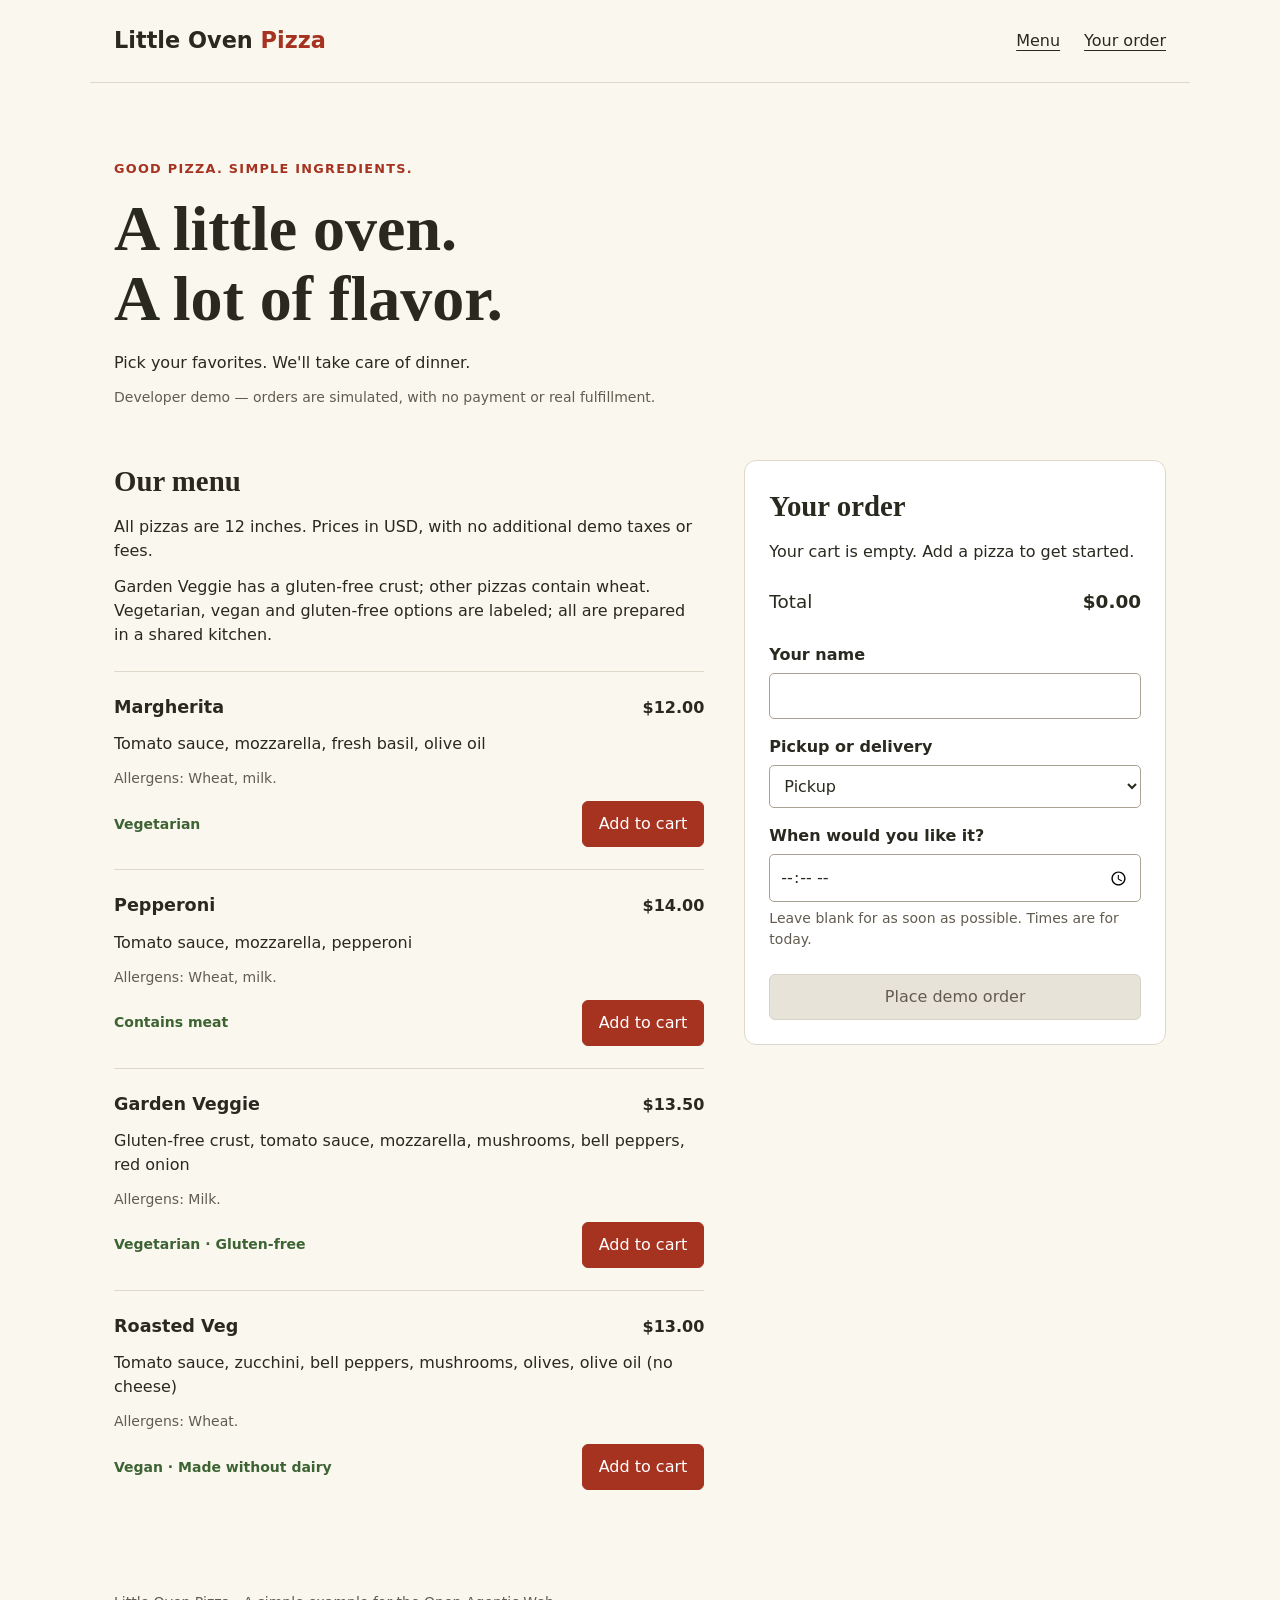
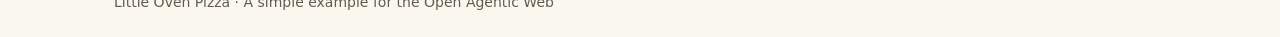
<file: examples/pizza_restaurant/index.html>
<!doctype html>
<html lang="en">
  <head>
    <meta charset="utf-8">
    <meta name="viewport" content="width=device-width, initial-scale=1">
    <meta name="description" content="A simple pizza restaurant demo with a menu, cart and checkout.">
    <title>Little Oven Pizza</title>
    <link rel="stylesheet" href="styles.css">
    <script src="script.js" defer></script>
  </head>
  <body>
    <header>
      <a class="brand" href="#">Little Oven <span>Pizza</span></a>
      <nav aria-label="Main navigation"><a href="#menu">Menu</a><a href="#cart">Your order</a></nav>
    </header>
    <main>
      <section class="intro" aria-labelledby="welcome">
        <p class="eyebrow">Good pizza. Simple ingredients.</p>
        <h1 id="welcome">A little oven.<br>A lot of flavor.</h1>
        <p>Pick your favorites. We'll take care of dinner.</p>
        <p class="demo-note">Developer demo — orders are simulated, with no payment or real fulfillment.</p>
      </section>
      <div class="ordering-layout">
        <section id="menu" aria-labelledby="menu-heading">
          <h2 id="menu-heading">Our menu</h2>
          <p>All pizzas are 12 inches. Prices in USD, with no additional demo taxes or fees.</p>
          <p>Garden Veggie has a gluten-free crust; other pizzas contain wheat. Vegetarian, vegan and gluten-free options are labeled; all are prepared in a shared kitchen.</p>
          <div id="menu-items" class="menu-items"></div>
          <noscript>Please enable JavaScript to view the menu and place a demo order.</noscript>
        </section>
        <section id="cart" class="cart" aria-labelledby="cart-heading">
          <h2 id="cart-heading">Your order</h2>
          <p id="empty-cart">Your cart is empty. Add a pizza to get started.</p>
          <ul id="cart-items" class="cart-items"></ul>
          <p class="total">Total <strong id="cart-total">$0.00</strong></p>
          <form id="checkout-form">
            <label for="customer-name">Your name</label>
            <input id="customer-name" name="customerName" autocomplete="name" required maxlength="80">
            <label for="fulfillment">Pickup or delivery</label>
            <select id="fulfillment" name="fulfillment">
              <option value="pickup">Pickup</option>
              <option value="delivery">Delivery (free in this demo)</option>
            </select>
            <div id="delivery-fields" hidden>
              <label for="address">Delivery address</label>
              <textarea id="address" name="address" autocomplete="street-address" rows="3" maxlength="300" disabled></textarea>
            </div>
            <label for="order-time">When would you like it?</label>
            <input id="order-time" name="orderTime" type="time">
            <small>Leave blank for as soon as possible. Times are for today.</small>
            <button id="place-order" type="submit" disabled>Place demo order</button>
          </form>
        </section>
      </div>
      <p id="cart-status" class="visually-hidden" role="status"></p>
      <section id="confirmation" class="confirmation" aria-labelledby="confirmation-heading" tabindex="-1" hidden>
        <p class="eyebrow">Thanks for stopping by</p>
        <h2 id="confirmation-heading">Demo order received!</h2>
        <p id="order-summary"></p>
        <ul id="order-items"></ul>
        <p id="order-total"></p>
        <p>This confirmation is simulated. Refreshing the page clears it.</p>
      </section>
    </main>
    <footer>Little Oven Pizza · A simple example for the Open Agentic Web</footer>
  </body>
</html>
</file>
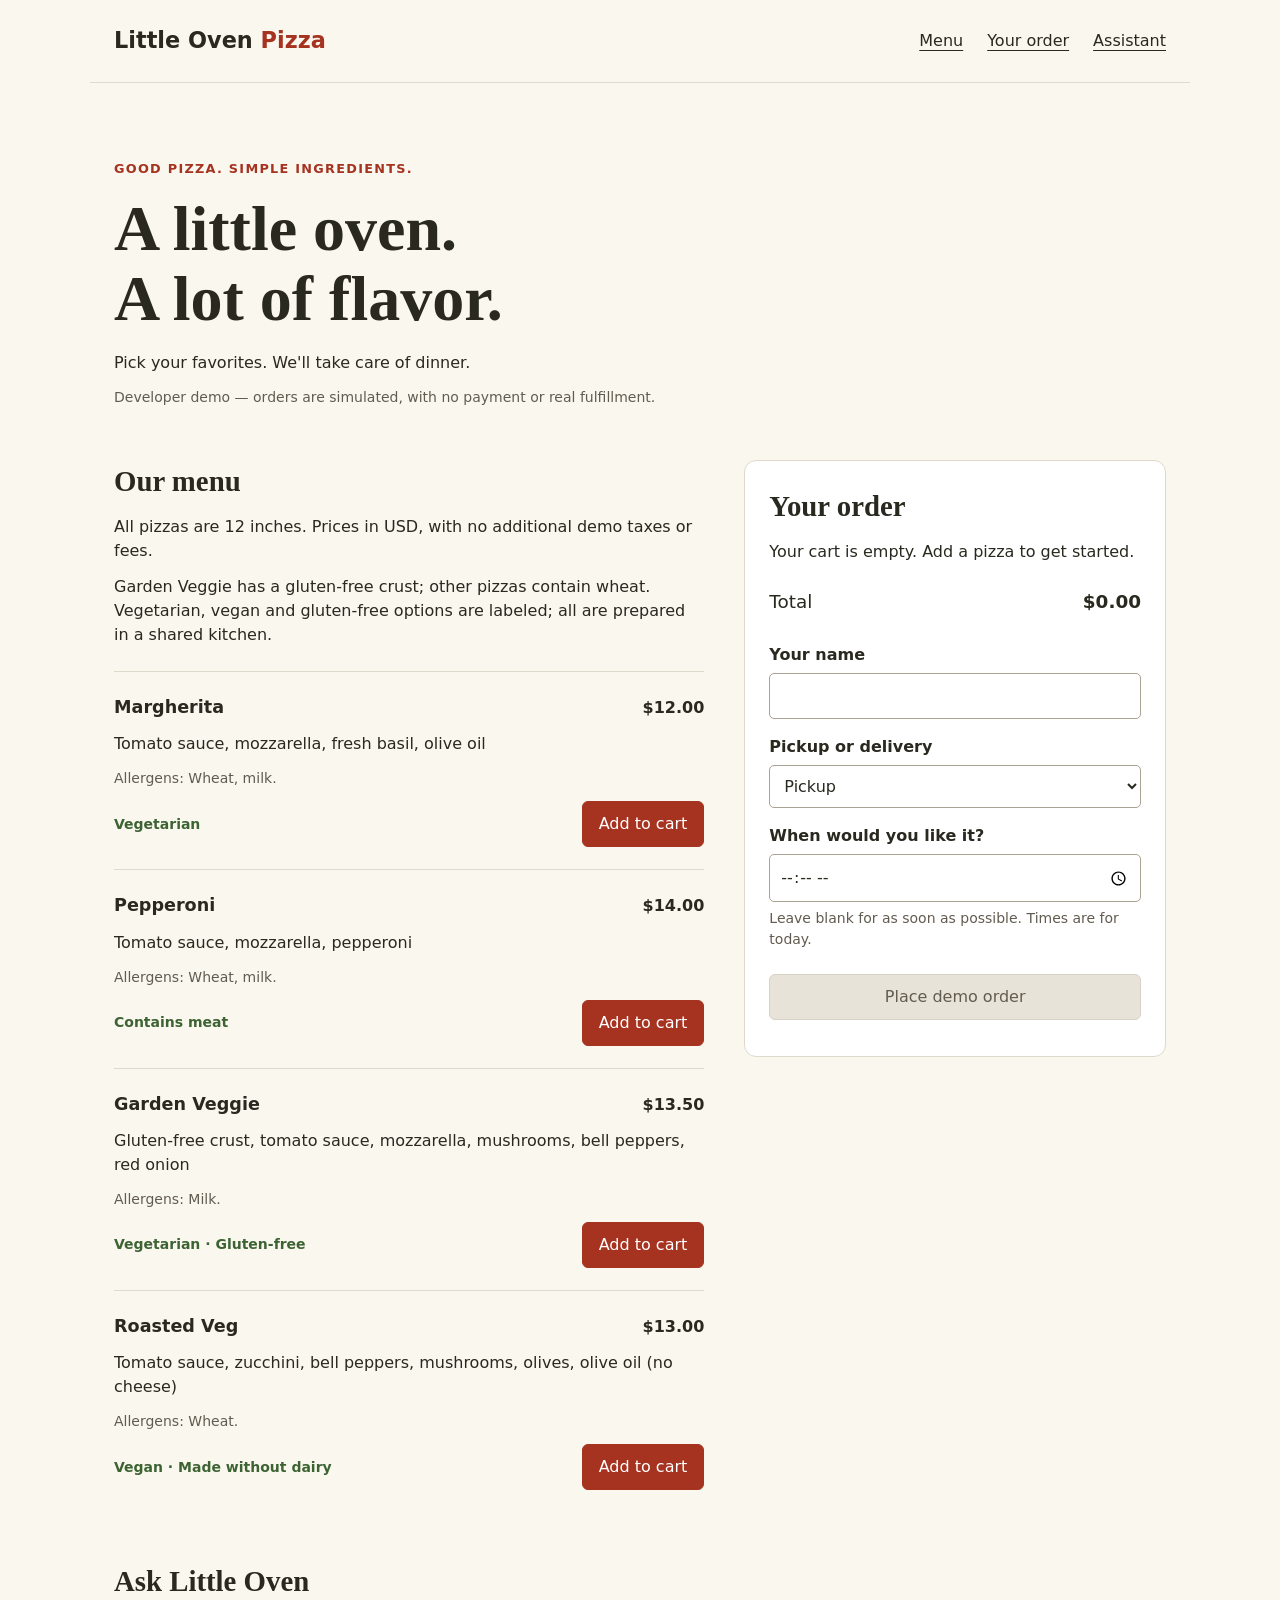
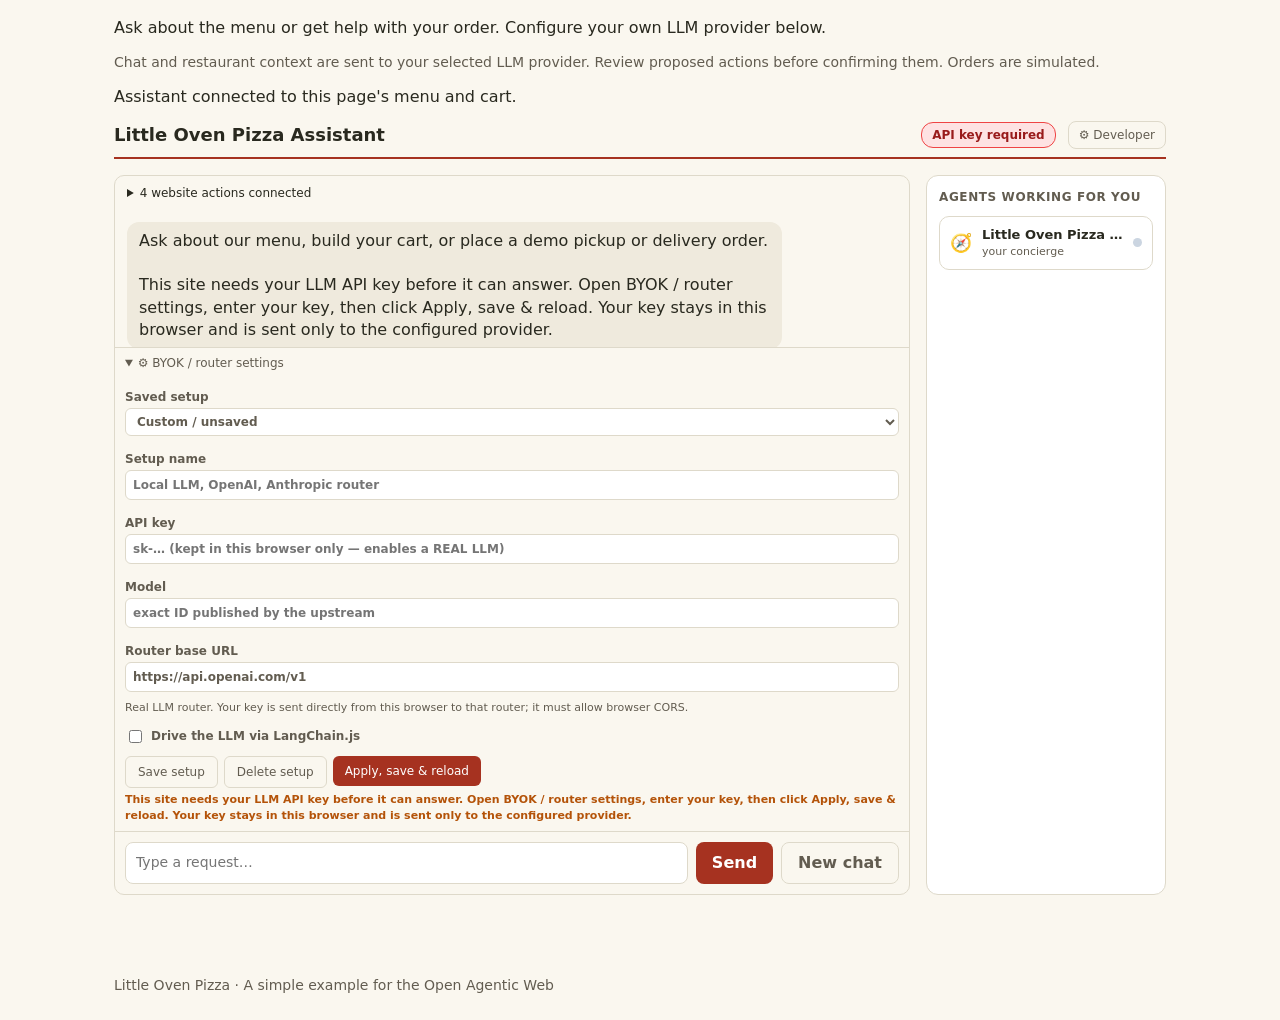
<file: examples/pizza_restaurant_agentified/index.html>
<!doctype html>
<html lang="en">
  <head>
    <meta charset="utf-8">
    <meta name="viewport" content="width=device-width, initial-scale=1">
    <meta name="description" content="A simple pizza restaurant demo with a menu, cart and checkout.">
    <title>Little Oven Pizza</title>
    <link rel="stylesheet" href="styles.css">
    <script type="module" src="script.js"></script>
    <script type="module" src="site.js"></script>
  </head>
  <body>
    <header>
      <a class="brand" href="#">Little Oven <span>Pizza</span></a>
      <nav aria-label="Main navigation"><a href="#menu">Menu</a><a href="#cart">Your order</a><a href="#assistant">Assistant</a></nav>
    </header>
    <main>
      <section class="intro" aria-labelledby="welcome">
        <p class="eyebrow">Good pizza. Simple ingredients.</p>
        <h1 id="welcome">A little oven.<br>A lot of flavor.</h1>
        <p>Pick your favorites. We'll take care of dinner.</p>
        <p class="demo-note">Developer demo — orders are simulated, with no payment or real fulfillment.</p>
      </section>
      <div class="ordering-layout">
        <section id="menu" aria-labelledby="menu-heading">
          <h2 id="menu-heading">Our menu</h2>
          <p>All pizzas are 12 inches. Prices in USD, with no additional demo taxes or fees.</p>
          <p>Garden Veggie has a gluten-free crust; other pizzas contain wheat. Vegetarian, vegan and gluten-free options are labeled; all are prepared in a shared kitchen.</p>
          <div id="menu-items" class="menu-items"></div>
          <noscript>Please enable JavaScript to view the menu and place a demo order.</noscript>
        </section>
        <section id="cart" class="cart" aria-labelledby="cart-heading">
          <h2 id="cart-heading">Your order</h2>
          <p id="empty-cart">Your cart is empty. Add a pizza to get started.</p>
          <ul id="cart-items" class="cart-items"></ul>
          <p class="total">Total <strong id="cart-total">$0.00</strong></p>
          <form id="checkout-form">
            <label for="customer-name">Your name</label>
            <input id="customer-name" name="customerName" autocomplete="name" required maxlength="80">
            <label for="fulfillment">Pickup or delivery</label>
            <select id="fulfillment" name="fulfillment">
              <option value="pickup">Pickup</option>
              <option value="delivery">Delivery (free in this demo)</option>
            </select>
            <div id="delivery-fields" hidden>
              <label for="address">Delivery address</label>
              <textarea id="address" name="address" autocomplete="street-address" rows="3" maxlength="300" disabled></textarea>
            </div>
            <label for="order-time">When would you like it?</label>
            <input id="order-time" name="orderTime" type="time">
            <small>Leave blank for as soon as possible. Times are for today.</small>
            <button id="place-order" type="submit" disabled>Place demo order</button>
            <p id="checkout-error" role="alert"></p>
          </form>
        </section>
      </div>
      <p id="cart-status" class="visually-hidden" role="status"></p>
      <section id="confirmation" class="confirmation" aria-labelledby="confirmation-heading" tabindex="-1" hidden>
        <p class="eyebrow">Thanks for stopping by</p>
        <h2 id="confirmation-heading">Demo order received!</h2>
        <p id="order-summary"></p>
        <ul id="order-items"></ul>
        <p id="order-total"></p>
        <p>This confirmation is simulated. Refreshing the page clears it.</p>
      </section>
      <section id="assistant" class="assistant" aria-labelledby="assistant-heading">
        <h2 id="assistant-heading">Ask Little Oven</h2>
        <p>Ask about the menu or get help with your order. Configure your own LLM provider below.</p>
        <p class="demo-note">Chat and restaurant context are sent to your selected LLM provider. Review proposed actions before confirming them. Orders are simulated.</p>
        <p id="assistant-status" role="status">Connecting the assistant…</p>
        <div id="agent-app">
          <div data-ns-slot="header"></div>
          <div class="assistant-panels">
            <div data-ns-slot="chat"></div>
            <div data-ns-slot="agents"></div>
          </div>
        </div>
      </section>
    </main>
    <footer>Little Oven Pizza · A simple example for the Open Agentic Web</footer>
  </body>
</html>
</file>
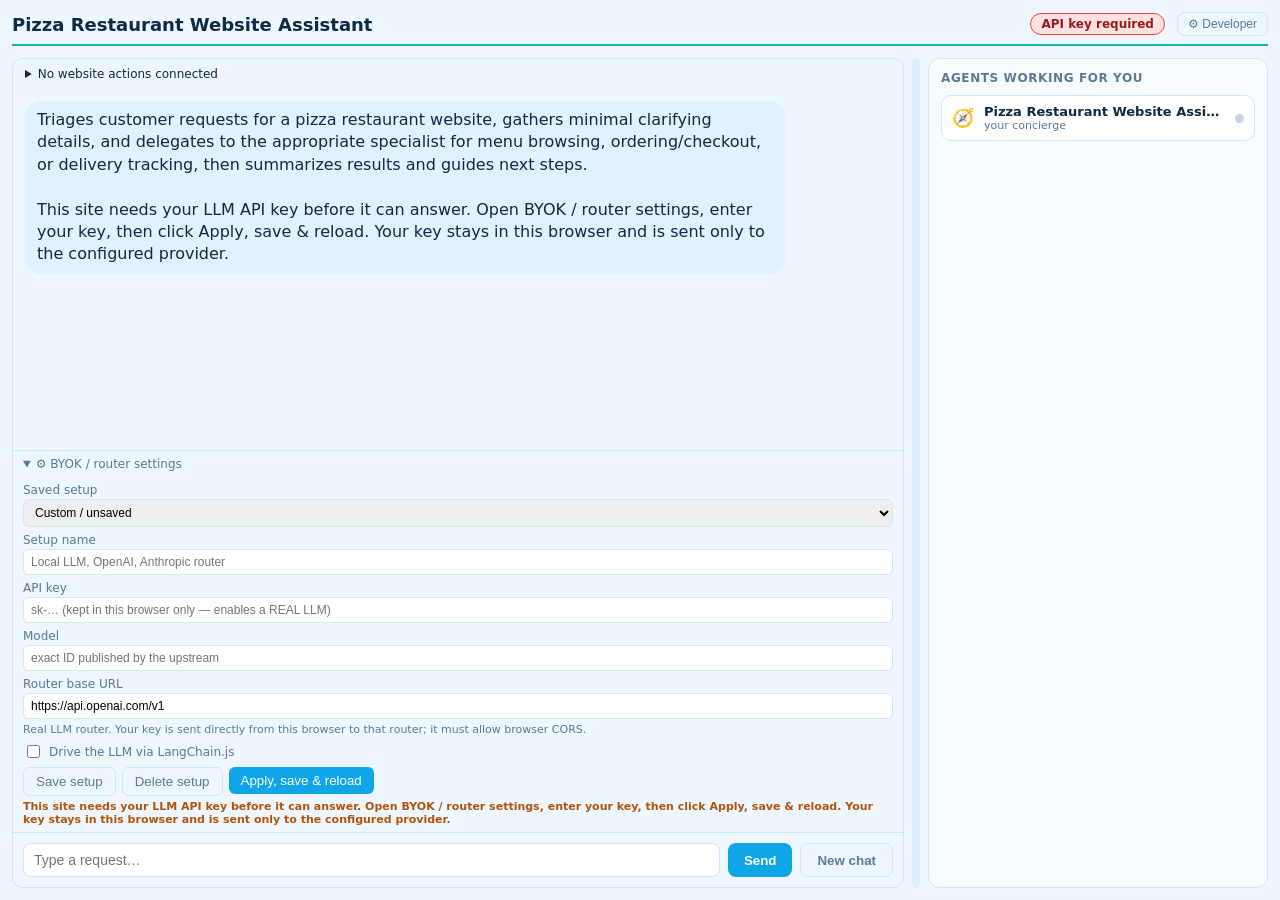
<file: examples/sites/pizza_restaurant_website_assistant_static/index.html>
<!DOCTYPE html>
<html lang="en">
<head>
  <meta charset="utf-8" />
  <meta name="viewport" content="width=device-width, initial-scale=1" />
  <title>Pizza Restaurant Website Assistant</title>
  <link rel="stylesheet" href="./theme.css" />
</head>
<body>
<div id="app" data-ns-layout="fixed">Loading Pizza Restaurant Website Assistant...</div>

  <script type="module">
    import { boot } from "./runtime/index.js";
    const siteBase = new URL("./", window.location.href).href;
    boot("#app", {
      originUrl: siteBase,
      sandboxWorkerUrl: new URL("runtime/sandbox-worker.js", siteBase).href,
    }).then(async (runtime) => {
      try {
        const site = await import("./site.js");
        await site.customize?.({ root: document.querySelector("#app"), runtime });
      } catch (e) {
        console.error("Site customization error", e);
      }
    }).catch((e) => {
      const a = document.querySelector("#app"); if (a) a.textContent = "Boot error: " + e.message;
      console.error(e);
    });
  </script>
</body>
</html>
</file>
<file: examples/pizza_restaurant/styles.css>
:root {
  color-scheme: light;
  font-family: system-ui, sans-serif;
  color: #29291f;
  background: #faf7ef;
  line-height: 1.5;
}
* { box-sizing: border-box; }
body { margin: 0; }
header, main, footer { max-width: 1100px; margin: auto; padding: 24px; }
header { display: flex; align-items: center; justify-content: space-between; gap: 24px; border-bottom: 1px solid #ded9ca; }
a { color: inherit; text-underline-offset: 4px; }
.brand { font-size: 1.4rem; font-weight: 800; text-decoration: none; }
.brand span { color: #a63220; }
nav { display: flex; gap: 24px; }
.intro { padding: 40px 0; }
.eyebrow { font-size: .8rem; font-weight: 700; text-transform: uppercase; letter-spacing: .1em; color: #a63220; }
h1 { font-family: Georgia, serif; font-size: clamp(2.5rem, 6vw, 4rem); line-height: 1.1; margin: 16px 0; }
h2 { font-family: Georgia, serif; font-size: 1.8rem; margin: 0 0 12px; }
h3 { margin: 0; font-size: 1.1rem; }
p { margin: 12px 0; }
.demo-note, small { color: #625c50; font-size: .875rem; }
.ordering-layout { display: grid; grid-template-columns: minmax(0, 1.4fr) minmax(0, 1fr); gap: 40px; align-items: start; }
.menu-items { margin-top: 24px; }
.menu-item { border-top: 1px solid #ded9ca; padding: 22px 0; }
.item-heading, .item-actions, .cart-line, .total { display: flex; justify-content: space-between; align-items: center; gap: 12px; }
.item-heading { align-items: baseline; }
.dietary { color: #3d6333; font-size: .875rem; font-weight: 600; }
button, input, select, textarea { font: inherit; }
button { border: 1px solid #a63220; border-radius: 6px; padding: 10px 16px; background: #a63220; color: white; cursor: pointer; }
button:hover { background: #822718; }
button:disabled { background: #e8e3d8; color: #625c50; border-color: #d8d2c6; cursor: default; }
:focus-visible { outline: 3px solid #216c99; outline-offset: 3px; }
.cart { padding: 24px; border: 1px solid #ded9ca; border-radius: 12px; background: white; }
.cart-items { list-style: none; margin: 0; padding: 0; }
.cart-items li { padding: 16px 0; border-bottom: 1px solid #ded9ca; }
.quantity-controls { display: flex; align-items: center; gap: 12px; margin-top: 10px; }
.quantity-controls button { padding: 6px 12px; min-width: 36px; }
.quantity-controls .remove { margin-left: auto; background: transparent; border: 0; color: #a63220; text-decoration: underline; }
.total { font-size: 1.15rem; padding: 12px 0; }
label { display: block; font-weight: 600; margin: 16px 0 6px; }
input, select, textarea { width: 100%; padding: 10px; border: 1px solid #aaa393; border-radius: 5px; background: white; color: inherit; }
textarea { resize: vertical; }
small { display: block; margin-top: 6px; }
#place-order { width: 100%; margin-top: 24px; }
.confirmation { margin-top: 32px; padding: 24px; border: 1px solid #7e946e; border-radius: 12px; background: #eff4e9; overflow-wrap: anywhere; }
footer { margin-top: 32px; font-size: .875rem; color: #625c50; }
.visually-hidden { position: absolute; width: 1px; height: 1px; padding: 0; margin: -1px; overflow: hidden; clip-path: inset(50%); white-space: nowrap; }
[hidden] { display: none !important; }
@media (max-width: 720px) {
  header, main, footer { padding: 20px; }
  header { align-items: start; }
  nav { gap: 12px; flex-wrap: wrap; }
  .ordering-layout { grid-template-columns: 1fr; gap: 24px; }
  .intro { padding: 24px 0; }
}
</file>
<file: examples/pizza_restaurant_agentified/styles.css>
:root {
  color-scheme: light;
  font-family: system-ui, sans-serif;
  color: #29291f;
  background: #faf7ef;
  line-height: 1.5;
}
* { box-sizing: border-box; }
body { margin: 0; }
header, main, footer { max-width: 1100px; margin: auto; padding: 24px; }
header { display: flex; align-items: center; justify-content: space-between; gap: 24px; border-bottom: 1px solid #ded9ca; }
a { color: inherit; text-underline-offset: 4px; }
.brand { font-size: 1.4rem; font-weight: 800; text-decoration: none; }
.brand span { color: #a63220; }
nav { display: flex; gap: 24px; }
.intro { padding: 40px 0; }
.eyebrow { font-size: .8rem; font-weight: 700; text-transform: uppercase; letter-spacing: .1em; color: #a63220; }
h1 { font-family: Georgia, serif; font-size: clamp(2.5rem, 6vw, 4rem); line-height: 1.1; margin: 16px 0; }
h2 { font-family: Georgia, serif; font-size: 1.8rem; margin: 0 0 12px; }
h3 { margin: 0; font-size: 1.1rem; }
p { margin: 12px 0; }
.demo-note, small { color: #625c50; font-size: .875rem; }
.ordering-layout { display: grid; grid-template-columns: minmax(0, 1.4fr) minmax(0, 1fr); gap: 40px; align-items: start; }
.menu-items { margin-top: 24px; }
.menu-item { border-top: 1px solid #ded9ca; padding: 22px 0; }
.item-heading, .item-actions, .cart-line, .total { display: flex; justify-content: space-between; align-items: center; gap: 12px; }
.item-heading { align-items: baseline; }
.dietary { color: #3d6333; font-size: .875rem; font-weight: 600; }
button, input, select, textarea { font: inherit; }
button { border: 1px solid #a63220; border-radius: 6px; padding: 10px 16px; background: #a63220; color: white; cursor: pointer; }
button:hover { background: #822718; }
button:disabled { background: #e8e3d8; color: #625c50; border-color: #d8d2c6; cursor: default; }
:focus-visible { outline: 3px solid #216c99; outline-offset: 3px; }
.cart { padding: 24px; border: 1px solid #ded9ca; border-radius: 12px; background: white; }
.cart-items { list-style: none; margin: 0; padding: 0; }
.cart-items li { padding: 16px 0; border-bottom: 1px solid #ded9ca; }
.quantity-controls { display: flex; align-items: center; gap: 12px; margin-top: 10px; }
.quantity-controls button { padding: 6px 12px; min-width: 36px; }
.quantity-controls .remove { margin-left: auto; background: transparent; border: 0; color: #a63220; text-decoration: underline; }
.total { font-size: 1.15rem; padding: 12px 0; }
label { display: block; font-weight: 600; margin: 16px 0 6px; }
input, select, textarea { width: 100%; padding: 10px; border: 1px solid #aaa393; border-radius: 5px; background: white; color: inherit; }
textarea { resize: vertical; }
small { display: block; margin-top: 6px; }
#place-order { width: 100%; margin-top: 24px; }
.confirmation { margin-top: 32px; padding: 24px; border: 1px solid #7e946e; border-radius: 12px; background: #eff4e9; overflow-wrap: anywhere; }
footer { margin-top: 32px; font-size: .875rem; color: #625c50; }
.visually-hidden { position: absolute; width: 1px; height: 1px; padding: 0; margin: -1px; overflow: hidden; clip-path: inset(50%); white-space: nowrap; }
[hidden] { display: none !important; }
.assistant { margin-top: 48px; }
#checkout-error { color: #a63220; }
#agent-app {
  --ns-font: system-ui, sans-serif;
  --ns-bg: #faf7ef;
  --ns-fg: #29291f;
  --ns-primary: #a63220;
  --ns-accent: #a63220;
  --ns-border: #ded9ca;
  --ns-panelbg: white;
  --ns-msgbg: #efeadd;
  --ns-muted: #625c50;
}
.assistant-panels { display: grid; grid-template-columns: minmax(0, 1fr) 240px; gap: 16px; margin-top: 16px; }
#agent-app [data-ns-slot="chat"] { height: 720px; }
#agent-app input[type="checkbox"] { width: auto; }
#agent-app .ns-header { flex-wrap: wrap; }
#agent-app .ns-settings-body label { margin: 4px 0; }
@media (max-width: 720px) {
  header, main, footer { padding: 20px; }
  header { align-items: start; }
  nav { gap: 12px; flex-wrap: wrap; }
  .ordering-layout { grid-template-columns: 1fr; gap: 24px; }
  .intro { padding: 24px 0; }
  .assistant-panels { grid-template-columns: 1fr; }
}
</file>
<file: examples/sites/pizza_restaurant_website_assistant_static/theme.css>
:root{--ns-font:"Segoe UI", system-ui, sans-serif;--ns-bg:#eef7ff;--ns-fg:#0f2a43;--ns-muted:#5b7a97;--ns-border:#cfe6fb;--ns-primary:#0ea5e9;--ns-accent:#14b8a6;--ns-msgbg:#e0f2fe;--ns-panelbg:#f7fcff;--ns-user-bg:linear-gradient(135deg,#0ea5e9,#14b8a6);--ns-radius:16px;}

html,body{margin:0;height:100%;overflow:hidden}
body{font-family:var(--ns-font);background:radial-gradient(1200px 500px at 20% -10%,#d8f1ff 0%,#eef7ff 60%)}
#app{height:100vh;overflow:hidden}
</file>
